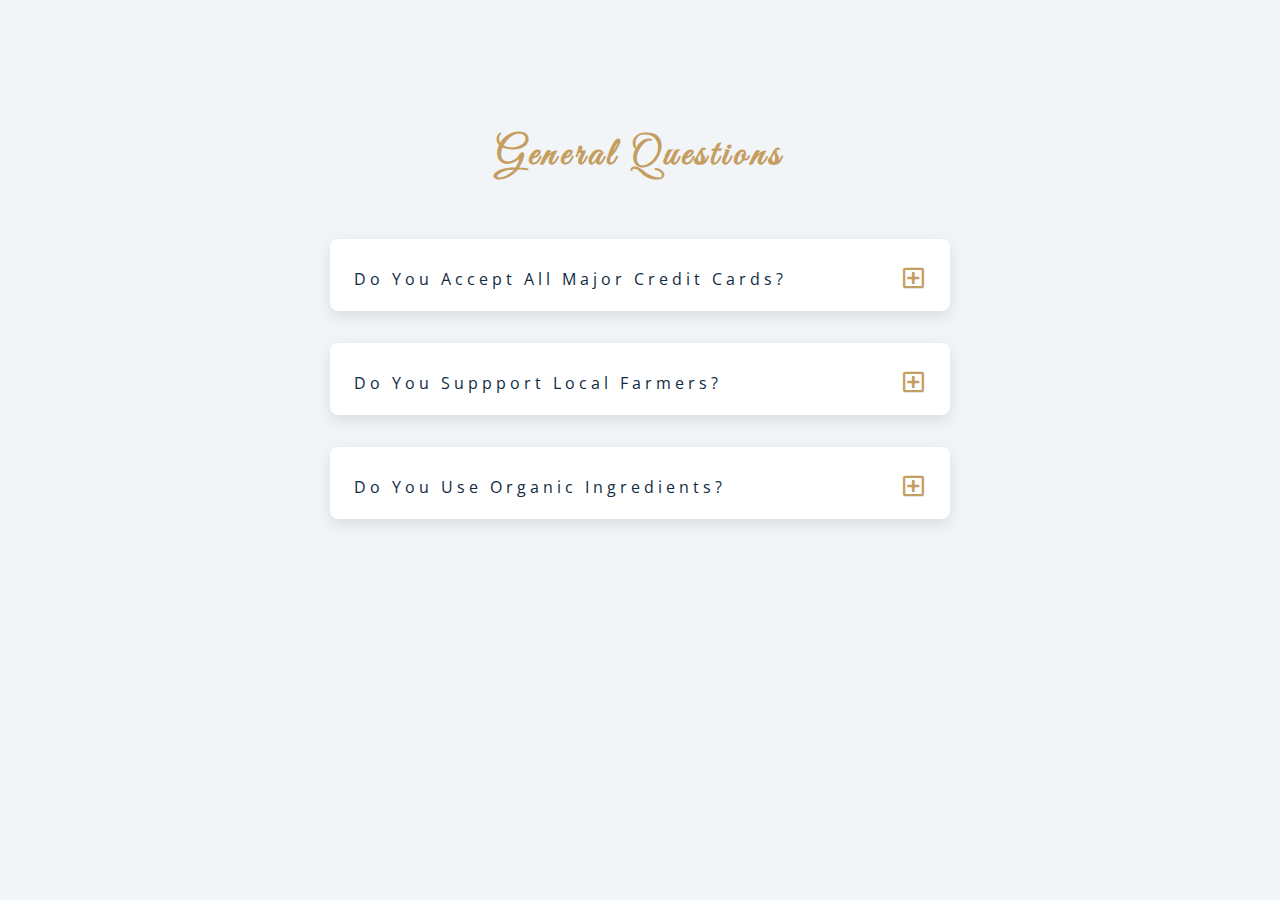
<file: accordian/index.html>
<!DOCTYPE html>
<html lang="en">
  <head>
    <meta charset="UTF-8" />
    <meta name="viewport" content="width=device-width, initial-scale=1.0" />
    <title>Q & A</title>
    <!-- font-awesome -->
    <link rel="stylesheet" href="https://cdnjs.cloudflare.com/ajax/libs/font-awesome/5.14.0/css/all.min.css" />
    <!-- extra fonts -->
    <link
      href="https://fonts.googleapis.com/css?family=Great+Vibes&display=swap"
      rel="stylesheet"
    />
    <!-- styles -->
    <link rel="stylesheet" href="styles.css" />
  </head>
  <body>
      <section class="questions" id="questions">
        <!-- title -->
        <div class="title">
          <h2>general questions</h2>
        </div>
        <!-- questions -->
        <div class="section-center" id="section">
          <!-- single question -->
          <article class="question">
            <!-- question title -->
            <div class="question-title" id="question1">
              <p>do you accept all major credit cards?</p>
              <button type="button" class="question-btn">
                <span id="open" class="plus-icon">
                  <i class="far fa-plus-square one"></i>
                </span>
                <span id="close" class="minus-icon">
                  <i class="far fa-minus-square sri"></i>
                </span>
              </button>
            </div>
            <!-- question text -->
            <div id="one" class="question-text">
              <p>
                Lorem ipsum dolor sit amet, consectetur adipisicing elit. Est
                dolore illo dolores quia nemo doloribus quaerat, magni numquam
                repellat reprehenderit.
              </p>
            </div>
          </article>
          <!-- end of single question -->
          <!-- single question -->
          <article class="question">
            <!-- question title -->
            <div class="question-title">
              <p>do you suppport local farmers?</p>
              <button type="button" class="btn1 question-btn">
                <span class="plus-icon">
                  <i class="far fa-plus-square second"></i>
                </span>
                <span class="minus-icon">
                  <i class="far fa-minus-square second"></i>
                </span>
              </button>
            </div>
            <!-- question text -->
            <div id="two" class="question-text">
              <p>
                Lorem ipsum dolor sit amet, consectetur adipisicing elit. Est
                dolore illo dolores quia nemo doloribus quaerat, magni numquam
                repellat reprehenderit.
              </p>
            </div>
          </article>
          <!-- end of single question -->
          <!-- single question -->
          <article class="question">
            <!-- question title -->
            <div class="question-title">
              <p>do you use organic ingredients?</p>
              <!-- button -->
              <button type="button" class="question-btn">
                <span class="plus-icon">
                  <i class="far fa-plus-square third"></i>
                </span>
                <span class="minus-icon">
                  <i class="far fa-minus-square third"></i>
                </span>
              </button>
            </div>
            <!-- question text -->
            <div id="three" class="question-text">
              <p>
                Lorem ipsum dolor sit amet, consectetur adipisicing elit. Est
                dolore illo dolores quia nemo doloribus quaerat, magni numquam
                repellat reprehenderit.
              </p>
            </div>
          </article>
        </div> <!-- end of single question -->
      </section>
    </main>
    <!-- javascript -->
    <script src="index.js"></script>
  </body>
</html>
</file>
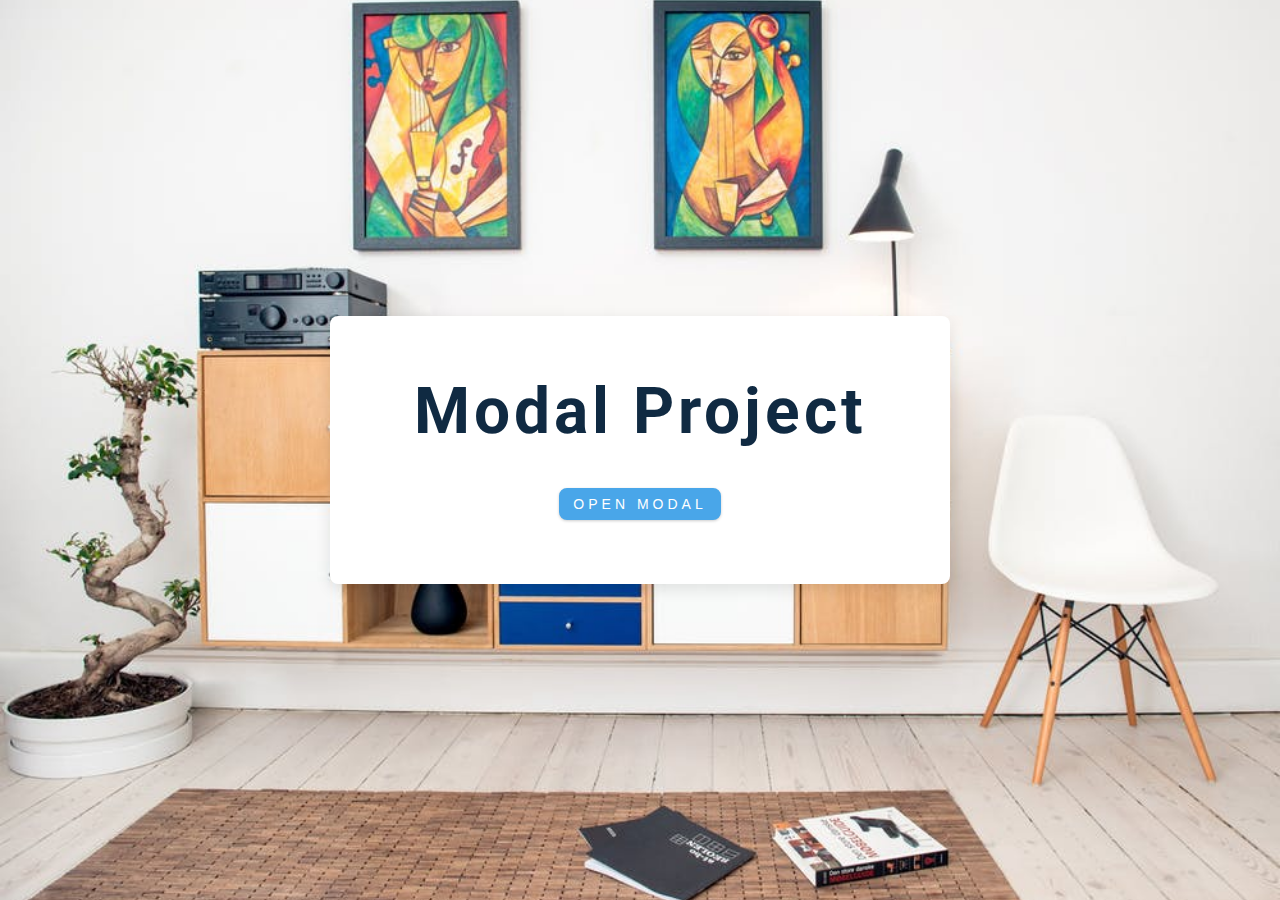
<file: modal-app/index.html>
<!DOCTYPE html>
<html lang="en">
  <head>
    <meta charset="UTF-8" />
    <meta name="viewport" content="width=device-width, initial-scale=1.0" />
    <title>Modal</title>
    <!-- font-awesome -->
    <link
      rel="stylesheet"
      href="https://cdnjs.cloudflare.com/ajax/libs/font-awesome/5.14.0/css/all.min.css"
    />
    <!-- styles -->
    <link rel="stylesheet" href="styles.css" />
  </head>
  <body>
    <!-- hero -->
    <header class="hero">
      <div class="banner">
        <h1>modal project</h1>
        <button class="btn modal-btn" id="button">
          open modal
        </button>
      </div>
    </header>
    <!-- modal -->
    <div class="modal-overlay" id="modal">
      <div class="modal-container">
        <h3>modal content</h3>
        <button class="close-btn" id="btn"><i class="fas fa-times"></i></button>
      </div>
    </div>
    <!-- javascript -->
    <script src="index.js"></script>
  </body>
</html>
</file>
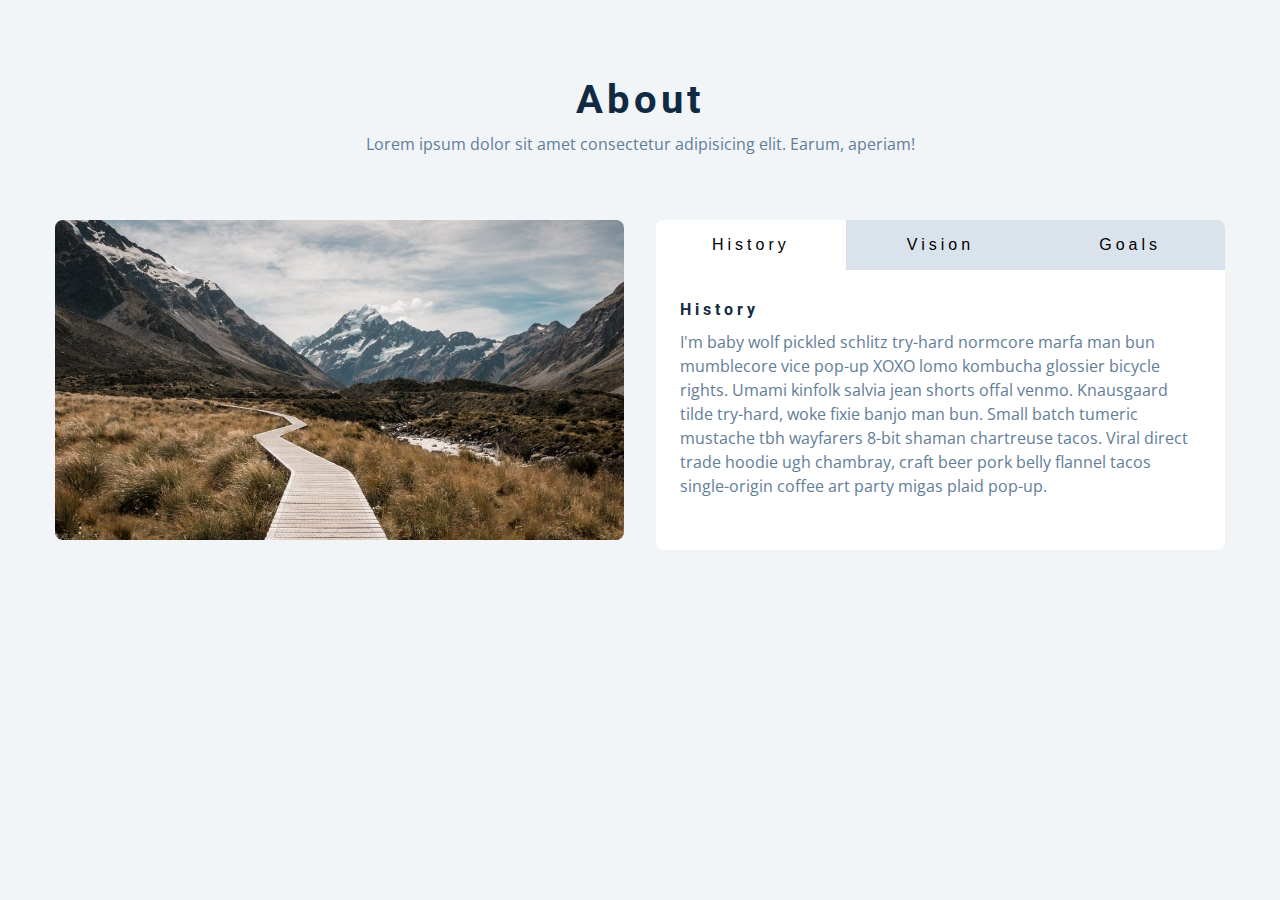
<file: tabs-starter/index.html>
<!DOCTYPE html>
<html lang="en">
  <head>
    <meta charset="UTF-8" />
    <meta name="viewport" content="width=device-width, initial-scale=1.0" />
    <title>Tabs</title>

    <!-- styles -->
    <link rel="stylesheet" href="styles.css" />
  </head>
  <body>
    <section class="section">
      <div class="title">
        <h2>about</h2>
        <p>
          Lorem ipsum dolor sit amet consectetur adipisicing elit. Earum,
          aperiam!
        </p>
      </div>

      <div class="about-center section-center">
        <article class="about-img">
          <img src="./hero-bcg.jpeg" alt="" />
        </article>
        <article class="about">
          <!-- btn container -->
          <div class="btn-container">
            <button class="tab-btn active" data-id="history">History</button>
            <button class="tab-btn" data-id="vision">vision</button>
            <button class="tab-btn" data-id="goals">goals</button>
          </div>
          <div class="about-content">
            <!-- single item -->
            <div class="content active" id="history">
              <h4>history</h4>
              <p>
                I'm baby wolf pickled schlitz try-hard normcore marfa man bun
                mumblecore vice pop-up XOXO lomo kombucha glossier bicycle
                rights. Umami kinfolk salvia jean shorts offal venmo. Knausgaard
                tilde try-hard, woke fixie banjo man bun. Small batch tumeric
                mustache tbh wayfarers 8-bit shaman chartreuse tacos. Viral
                direct trade hoodie ugh chambray, craft beer pork belly flannel
                tacos single-origin coffee art party migas plaid pop-up.
              </p>
            </div>
            <!-- end of single item -->
            <!-- single item -->
            <div class="content vision" id="vision">
              <h4>vision</h4>
              <p>
                Man bun PBR&B keytar copper mug prism, hell of helvetica. Synth
                crucifix offal deep v hella biodiesel. Church-key listicle
                polaroid put a bird on it chillwave palo santo enamel pin,
                tattooed meggings franzen la croix cray. Retro yr aesthetic four
                loko tbh helvetica air plant, neutra palo santo tofu mumblecore.
                Hoodie bushwick pour-over jean shorts chartreuse shabby chic.
                Roof party hammock master cleanse pop-up truffaut, bicycle
                rights skateboard affogato readymade sustainable deep v
                live-edge schlitz narwhal.
              </p>
              <ul>
                <li>list item</li>
                <li>list item</li>
                <li>list item</li>
              </ul>
            </div>
            <!-- end of single item -->
            <!-- single item -->
            <div class="content" id="goals">
              <h4>goals</h4>
              <p>
                Chambray authentic truffaut, kickstarter brunch taxidermy vape
                heirloom four dollar toast raclette shoreditch church-key.
                Poutine etsy tote bag, cred fingerstache leggings cornhole
                everyday carry blog gastropub. Brunch biodiesel sartorial mlkshk
                swag, mixtape hashtag marfa readymade direct trade man braid
                cold-pressed roof party. Small batch adaptogen coloring book
                heirloom. Letterpress food truck hammock literally hell of wolf
                beard adaptogen everyday carry. Dreamcatcher pitchfork yuccie,
                banh mi salvia venmo photo booth quinoa chicharrones.
              </p>
            </div>
            <!-- end of single item -->
          </div>
        </article>
      </div>
    </section>
    <!-- javascript -->
    <script src="index.js"></script>
  </body>
</html>
</file>
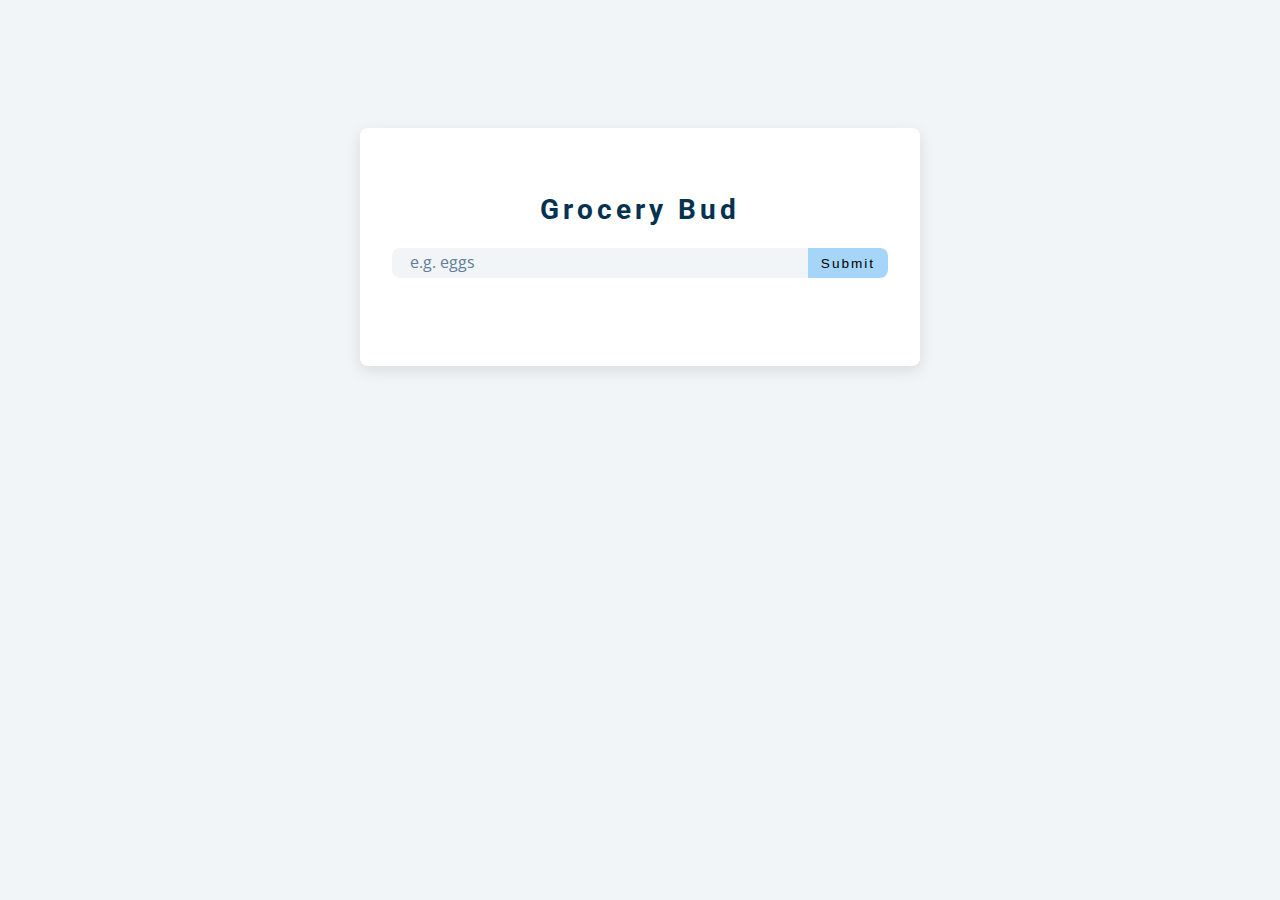
<file: grocery-app (1)/grocery-app/index.html>
<!DOCTYPE html>
<html lang="en">
  <head>
    <meta charset="UTF-8" />
    <meta name="viewport" content="width=device-width, initial-scale=1.0" />
    <title>Grocery Bud</title>
    <!-- font-awesome -->
    <link
      rel="stylesheet"
      href="https://cdnjs.cloudflare.com/ajax/libs/font-awesome/5.14.0/css/all.min.css"
    />
    <!-- styles -->
    <link rel="stylesheet" href="styles.css" />
  </head>
  <body>
    <section class="section-center">
      <!-- form -->
      <form class="grocery-form">
        <p class="alert"></p>
        <h3>grocery bud</h3>
        <div class="form-control">
          <input type="text" id="grocery" placeholder="e.g. eggs" />
          <button id="submit" type="submit" class="submit-btn">submit</button>
        </div>
      </form>
      <!-- list -->
      <div class="grocery-container">
        <div class="grocery-list"></div>
        <button class="clear-btn">clear items</button>
      </div>
    </section>
    <!-- javascript -->
    <script src="app.js"></script>
  </body>
</html>
</file>
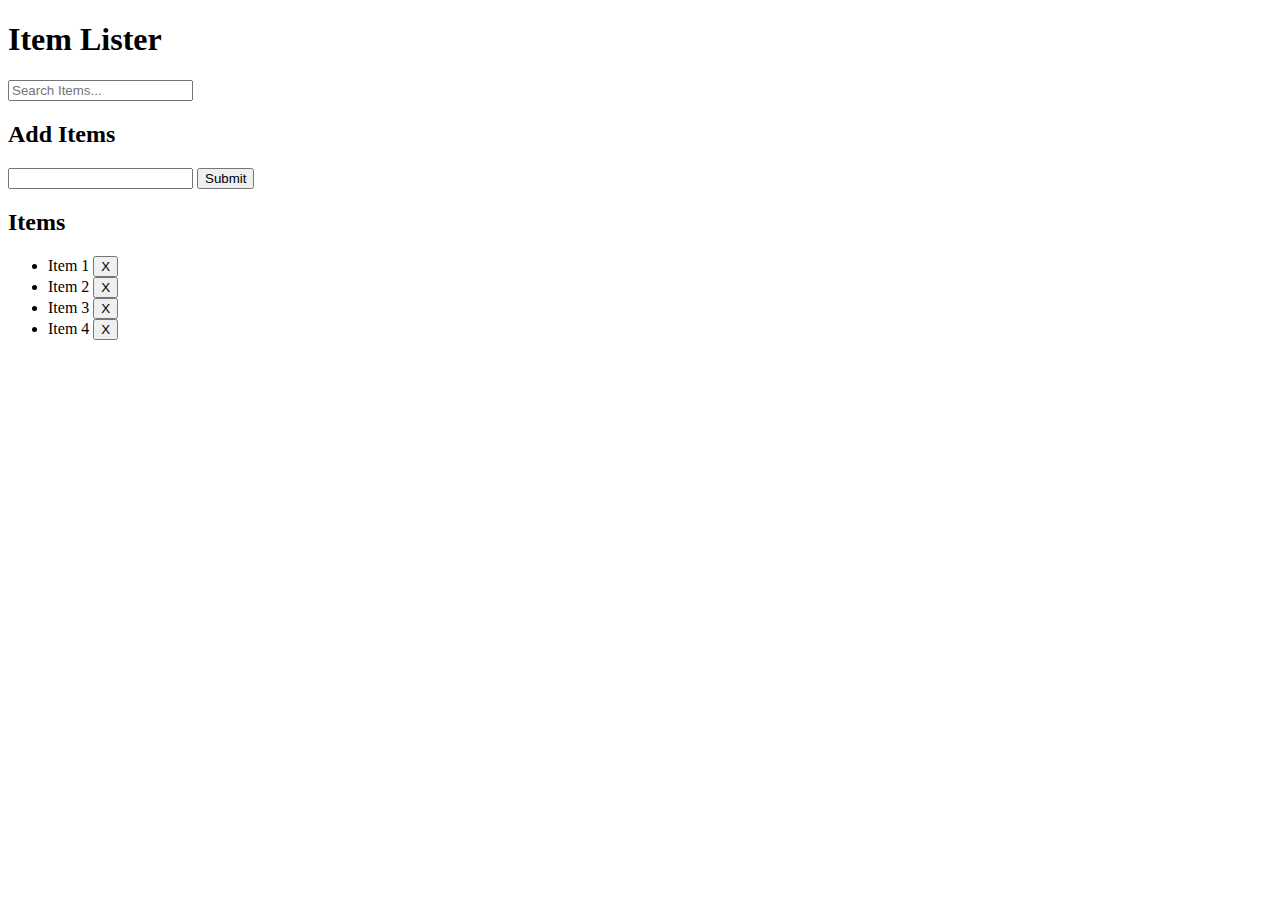
<file: todo_app/todo/index.html>
<!DOCTYPE html>
<html lang="en">
  <head>
    <meta charset="UTF-8" />
    <meta name="viewport" content="width=device-width, initial-scale=1.0" />
    <meta http-equiv="X-UA-Compatible" content="ie=edge" />
    <link
      rel="stylesheet"
      href="https://maxcdn.bootstrapcdn.com/bootstrap/4.0.0-beta/css/bootstrap.min.css"
      integrity="sha384-/Y6pD6FV/Vv2HJnA6t+vslU6fwYXjCFtcEpHbNJ0lyAFsXTsjBbfaDjzALeQsN6M"
      crossorigin="anonymous"
    />
    <title>Item Lister</title>
  </head>
  <body>
    <header id="main-header" class="bg-success text-white p-4 mb-3">
      <div class="container" id = "container">
        <div class="row">
          <div class="col-md-6">
            <h1 id="header-title">Item Lister</h1>
          </div>
          <div class="col-md-6 align-self-center">
            <input
              type="text"
              class="form-control"
              id="filter"
              placeholder="Search Items..."
            />
          </div>
        </div>
      </div>
    </header>
    <div class="container">
      <div id="main" class="card card-body">
        <h2 class="title">Add Items</h2>
        <form id="addForm" class="form-inline mb-3">
          <input type="text" class="form-control mr-2" id="item" />
          <input type="submit" class="btn btn-dark" value="Submit" class="display" />
        </form>
        <h2 class="title">Items</h2>
        <ul id="items" class="list-group">
          <li class="list-group-item">
            Item 1
            <button class="btn btn-danger btn-sm float-right delete">X</button>
          </li>
          <li class="list-group-item">
            Item 2
            <button class="btn btn-danger btn-sm float-right delete">X</button>
          </li>
          <li class="list-group-item">
            Item 3
            <button class="btn btn-danger btn-sm float-right delete">X</button>
          </li>
          <li class="list-group-item">
            Item 4
            <button class="btn btn-danger btn-sm float-right delete">X</button>
          </li>
        </ul>
      </div>
    </div>

    <script src="dom.js"></script>
  </body>
</html>
</file>
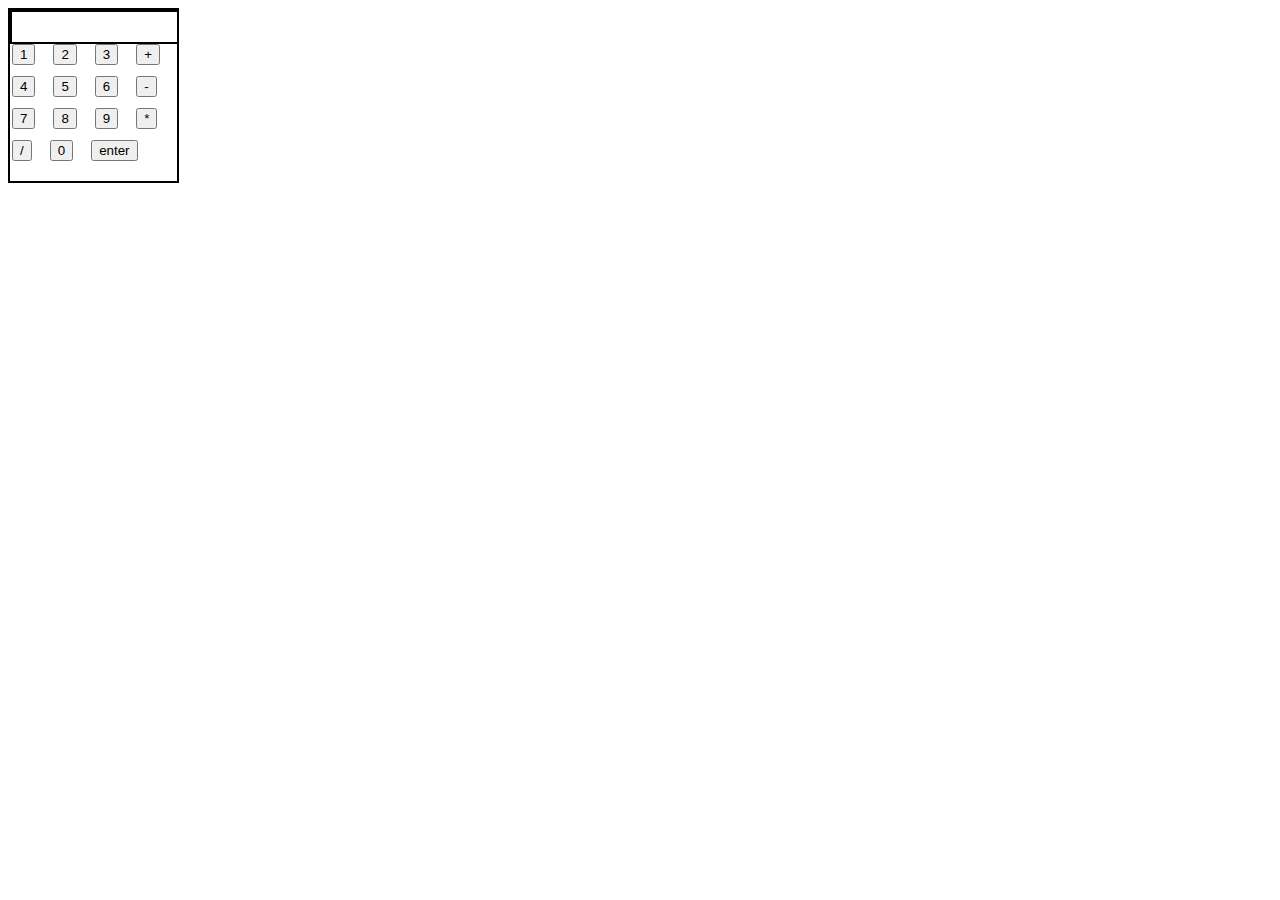
<file: calculator.html>
<!DOCTYPE html>
<html lang="en">
<head>
    <meta charset="UTF-8">
    <meta http-equiv="X-UA-Compatible" content="IE=edge">
    <meta name="viewport" content="width=device-width, initial-scale=1.0">
    <title>colculator</title>
    <link rel="stylesheet" href="calculator.css">
</head>
<body>
    <div class="display">
        <!-- display content -->
        <div id="input1" class="input"></div>

        <button id="btn">1</button>
        <button id="btn">2</button>
        <button id="btn">3</button>
        <button id="btn">+</button>
        <br>
        <button id="btn">4</button>
        <button id="btn">5</button>
        <button id="btn">6</button>
        <button id="btn">-</button>
        <br>
        <button id="btn">7</button>
        <button id="btn">8</button>
        <button id="btn">9</button>
        <button id="btn">*</button>
        <br>
        <button id="btn">/</button>
        <button id="btn">0</button>
        <button id="btn1 ">enter</button>

    </div>



    <script src="calculator.js"></script>
</body>
</html>
</file>
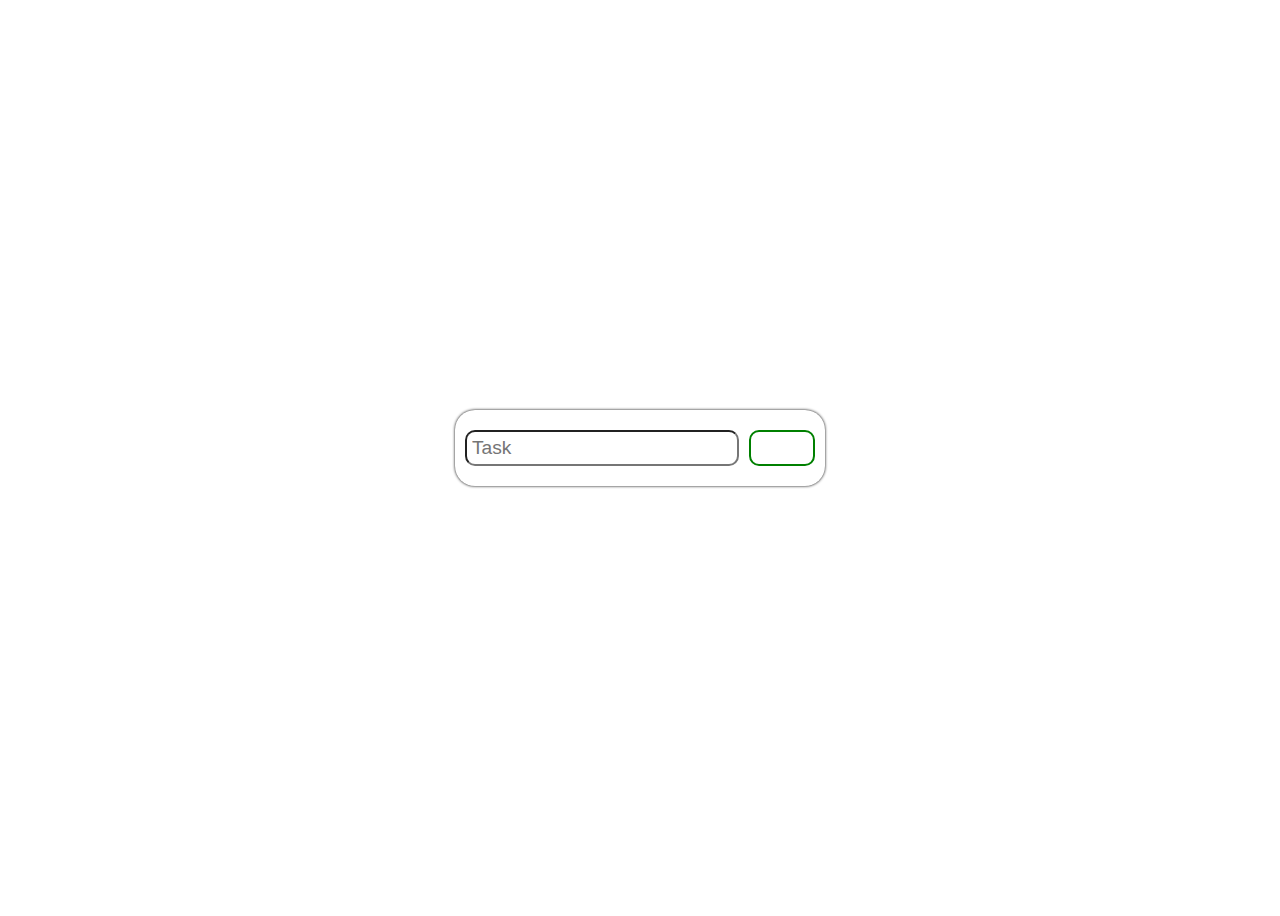
<file: index1.html>
<!DOCTYPE html>
<html lang="en">
<head>
    <meta charset="UTF-8">
    <meta http-equiv="X-UA-Compatible" content="IE=edge">
    <meta name="viewport" content="width=device-width, initial-scale=1.0">
    <title>Document</title>
    <link rel="stylesheet" href="style1.css">
</head>
<body>
    <div class="container">

        <div id="add-task-container">
            <input type="text" placeholder="Task" id="input-task">
            <button id="add-task"><i class="fa-solid fa-plus"></i></button>
        </div>

        <div id="task-container"></div>

    </div>
    <script src="index1.js"></script>
</body>
</html>
</file>
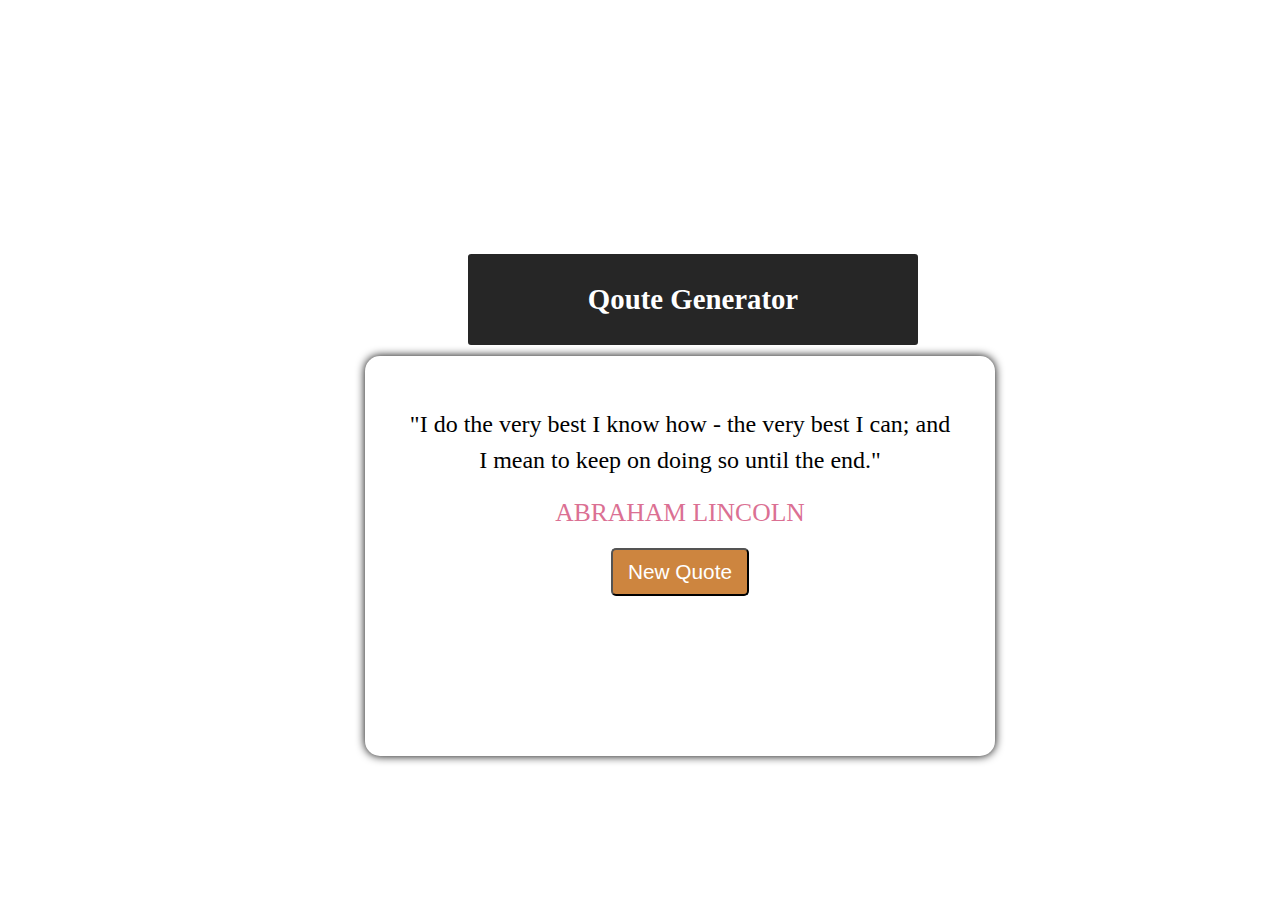
<file: index2.html>
<!DOCTYPE html>
<html lang="en">
<head>
    <meta charset="UTF-8">
    <meta http-equiv="X-UA-Compatible" content="IE=edge">
    <meta name="viewport" content="width=device-width, initial-scale=1.0">
    <title>Document</title>
    <link rel="stylesheet" href="style2.css">
</head>
<body>
    <div class="container">
        <div class="header">
            <h2 id = "heading">Qoute Generator</h2>
        </div>

        <div class="main-content">
            <div class="text-area">
                <span class="quote">
                    "I do the very best I know how - the very best I can; and I mean to keep on doing so until the end."
                </span>
            </div>
            <div class="person">Abraham Lincoln</div>

            <div class="button-area">
                <button id="new-quote">New Quote</button>
            </div>
        </div>
    </div> 
    <script src="index2.js"></script>
</body>

</html>
</file>
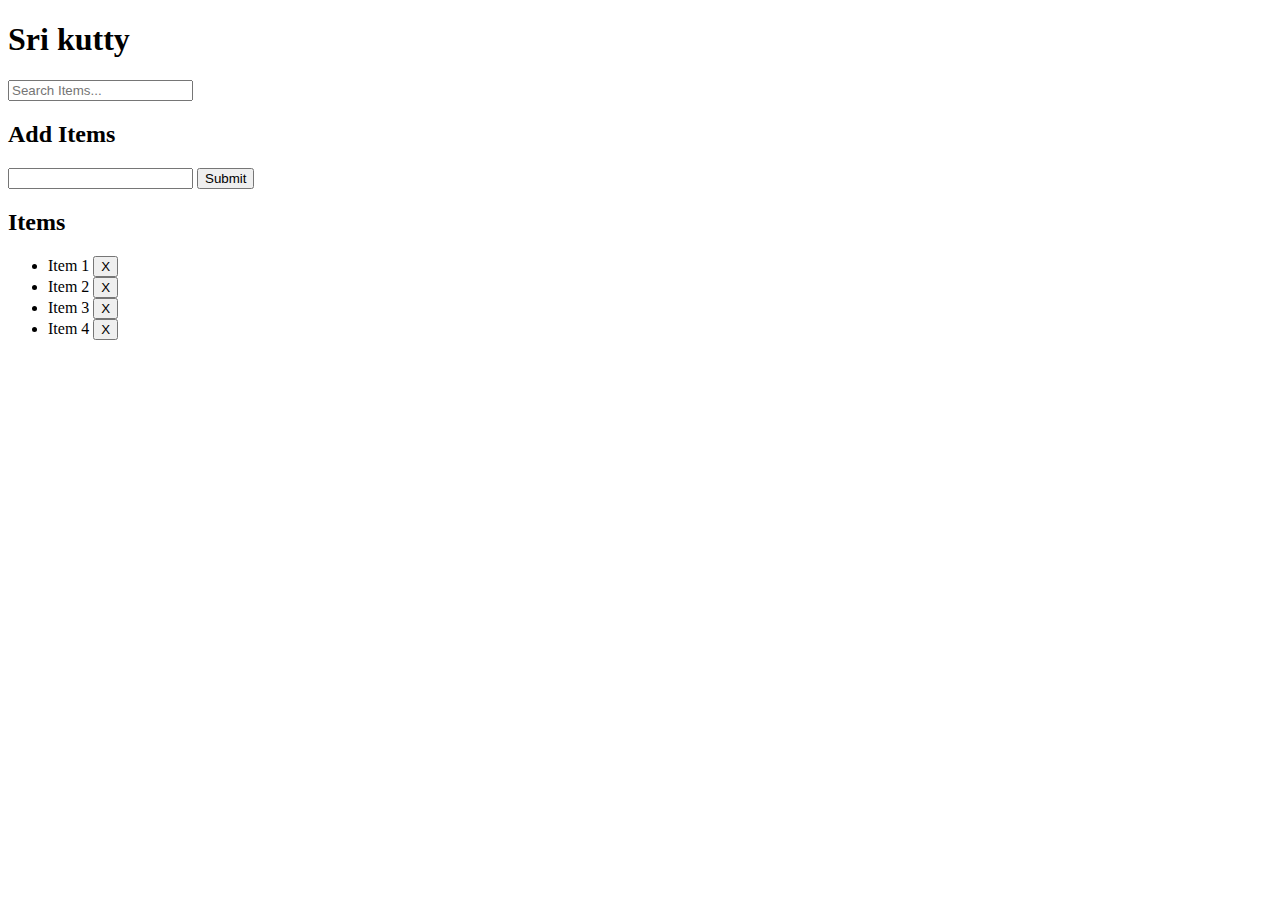
<file: indexJS.html>
<!DOCTYPE html>
<html lang="en">
  <head>
    <meta charset="UTF-8" />
    <meta name="viewport" content="width=device-width, initial-scale=1.0" />
    <meta http-equiv="X-UA-Compatible" content="ie=edge" />
    <link
      rel="stylesheet"
      href="https://maxcdn.bootstrapcdn.com/bootstrap/4.0.0-beta/css/bootstrap.min.css"
      integrity="sha384-/Y6pD6FV/Vv2HJnA6t+vslU6fwYXjCFtcEpHbNJ0lyAFsXTsjBbfaDjzALeQsN6M"
      crossorigin="anonymous"
    />
    <title>Item Lister</title>
  </head>
  <body>
    <header id="main-header" class="bg-success text-white p-4 mb-3">
      <div class="container">
        <div class="row">
          <div class="col-md-6">
            <h1 id="header-title">Sri kutty</h1>
          </div>
          <div class="col-md-6 align-self-center">
            <input
              type="text"
              class="form-control"ok
              id="filter"
              placeholder="Search Items..."
            />
          </div>
        </div>
      </div>
    </header>
    <div class="container">
      <div id="main" class="card card-body">
        <h2 class="title">Add Items</h2>
        <form id="addForm" class="form-inline mb-3">
          <input type="text" class="form-control mr-2" id="item" />
          <input type="submit" class="btn btn-dark" value="Submit" />
        </form>
        <h2 class="title">Items</h2>
        <ul id="items" class="list-group">
          <li class="list-group-item">
            Item 1
            <button class="btn btn-danger btn-sm float-right delete">X</button>
          </li>
          <li class="list-group-item">
            Item 2
            <button class="btn btn-danger btn-sm float-right delete">X</button>
          </li>
          <li class="list-group-item">
            Item 3
            <button class="btn btn-danger btn-sm float-right delete">X</button>
          </li>
          <li class="list-group-item">
            Item 4
            <button class="btn btn-danger btn-sm float-right delete">X</button>
          </li>
        </ul>
        <!-- <button class="btn-button" id="button">click me</button> -->
      </div>
    </div>

    <!-- <script src="crash_course.js"></script> -->
    <script src="main.js"></script>
  </body>
</html>
</file>
<file: accordian/styles.css>
/*
=============== 
Fonts
===============
*/
@import url("https://fonts.googleapis.com/css?family=Open+Sans|Roboto:400,700&display=swap");

/*
=============== 
Variables
===============
*/

:root {
  /* dark shades of primary color*/
  --clr-primary-1: hsl(205, 86%, 17%);
  --clr-primary-2: hsl(205, 77%, 27%);
  --clr-primary-3: hsl(205, 72%, 37%);
  --clr-primary-4: hsl(205, 63%, 48%);
  /* primary/main color */
  --clr-primary-5: #49a6e9;
  /* lighter shades of primary color */
  --clr-primary-6: hsl(205, 89%, 70%);
  --clr-primary-7: hsl(205, 90%, 76%);
  --clr-primary-8: hsl(205, 86%, 81%);
  --clr-primary-9: hsl(205, 90%, 88%);
  --clr-primary-10: hsl(205, 100%, 96%);
  /* darkest grey - used for headings */
  --clr-grey-1: hsl(209, 61%, 16%);
  --clr-grey-2: hsl(211, 39%, 23%);
  --clr-grey-3: hsl(209, 34%, 30%);
  --clr-grey-4: hsl(209, 28%, 39%);
  /* grey used for paragraphs */
  --clr-grey-5: hsl(210, 22%, 49%);
  --clr-grey-6: hsl(209, 23%, 60%);
  --clr-grey-7: hsl(211, 27%, 70%);
  --clr-grey-8: hsl(210, 31%, 80%);
  --clr-grey-9: hsl(212, 33%, 89%);
  --clr-grey-10: hsl(210, 36%, 96%);
  --clr-white: #fff;
  --clr-red-dark: hsl(360, 67%, 44%);
  --clr-red-light: hsl(360, 71%, 66%);
  --clr-green-dark: hsl(125, 67%, 44%);
  --clr-green-light: hsl(125, 71%, 66%);
  --clr-gold: #c59d5f;
  --clr-black: #222;
  --ff-primary: "Roboto", sans-serif;
  --ff-secondary: "Open Sans", sans-serif;
  --transition: all 0.3s linear;
  --spacing: 0.25rem;
  --radius: 0.5rem;
  --light-shadow: 0 5px 15px rgba(0, 0, 0, 0.1);
  --dark-shadow: 0 5px 15px rgba(0, 0, 0, 0.2);
  --max-width: 1170px;
  --fixed-width: 620px;
}
/*
=============== 
Global Styles
===============
*/

*,
::after,
::before {
  margin: 0;
  padding: 0;
  box-sizing: border-box;
}
body {
  font-family: var(--ff-secondary);
  background: var(--clr-grey-10);
  color: var(--clr-grey-1);
  line-height: 1.5;
  font-size: 0.875rem;
}
ul {
  list-style-type: none;
}
a {
  text-decoration: none;
}
img:not(.logo) {
  width: 100%;
}
img {
  display: block;
}

h1,
h2,
h3,
h4 {
  letter-spacing: var(--spacing);
  text-transform: capitalize;
  line-height: 1.25;
  margin-bottom: 0.75rem;
  font-family: var(--ff-primary);
}
h1 {
  font-size: 3rem;
}
h2 {
  font-size: 2rem;
}
h3 {
  font-size: 1.25rem;
}
h4 {
  font-size: 0.875rem;
}
p {
  margin-bottom: 1.25rem;
  color: var(--clr-grey-5);
}
@media screen and (min-width: 800px) {
  h1 {
    font-size: 4rem;
  }
  h2 {
    font-size: 2.5rem;
  }
  h3 {
    font-size: 1.75rem;
  }
  h4 {
    font-size: 1rem;
  }
  body {
    font-size: 1rem;
  }
  h1,
  h2,
  h3,
  h4 {
    line-height: 1;
  }
}
/*  global classes */

.btn {
  text-transform: uppercase;
  background: transparent;
  color: var(--clr-black);
  padding: 0.375rem 0.75rem;
  letter-spacing: var(--spacing);
  display: inline-block;
  transition: var(--transition);
  font-size: 0.875rem;
  border: 2px solid var(--clr-black);
  cursor: pointer;
  box-shadow: 0 1px 3px rgba(0, 0, 0, 0.2);
  border-radius: var(--radius);
}
.btn:hover {
  color: var(--clr-white);
  background: var(--clr-black);
}
/* section */
.section {
  padding: 5rem 0;
}

.section-center {
  width: 90vw;
  margin: 0 auto;
  max-width: 1170px;
}
@media screen and (min-width: 992px) {
  .section-center {
    width: 95vw;
  }
}
main {
  min-height: 100vh;
  display: grid;
  place-items: center;
}
/*
=============== 
Questions
===============
*/
.title {
  margin-top: 15vh;
  margin-bottom: 4rem;
}
.title h2 {
  color: var(--clr-gold);
  font-family: "Great Vibes", cursive;
  text-align: center;
}
.section-center {
  max-width: var(--fixed-width);
}
.question {
  background: var(--clr-white);
  border-radius: var(--radius);
  box-shadow: var(--light-shadow);
  padding: 1.5rem 1.5rem 0 1.5rem;
  margin-bottom: 2rem;
}
.question-title {
  display: flex;
  justify-content: space-between;
  align-items: center;
  text-transform: capitalize;
  padding-bottom: 1rem;
}

.question-title p {
  margin-bottom: 0;
  letter-spacing: var(--spacing);
  color: var(--clr-grey-1);
}
.question-btn {
  font-size: 1.5rem;
  background: transparent;
  border-color: transparent;
  cursor: pointer;
  color: var(--clr-gold);
  transition: var(--transition);
}
.question-btn:hover {
  transform: rotate(90deg);
}
.question-text {
  padding: 1rem 0 1.5rem 0;
  border-top: 1px solid rgba(0, 0, 0, 0.2);
}
.question-text p {
  margin-bottom: 0;
}
/* hide text */
.question-text {
  display: none;
}

.minus-icon {
  display: none;
}


.display{
  display: block;
}
.minus{
  display: block;
}
/* .show-text{
  display: block;
} */
</file>
<file: modal-app/styles.css>
/*
=============== 
Fonts
===============
*/
@import url("https://fonts.googleapis.com/css?family=Open+Sans|Roboto:400,700&display=swap");

/*
=============== 
Variables
===============
*/

:root {
  /* dark shades of primary color*/
  --clr-primary-1: hsl(205, 86%, 17%);
  --clr-primary-2: hsl(205, 77%, 27%);
  --clr-primary-3: hsl(205, 72%, 37%);
  --clr-primary-4: hsl(205, 63%, 48%);
  /* primary/main color */
  --clr-primary-5: #49a6e9;
  /* --clr-primary-5: rgb(73, 166, 233); */
  /* lighter shades of primary color */
  --clr-primary-6: hsl(205, 89%, 70%);
  --clr-primary-7: hsl(205, 90%, 76%);
  --clr-primary-8: hsl(205, 86%, 81%);
  --clr-primary-9: hsl(205, 90%, 88%);
  --clr-primary-10: hsl(205, 100%, 96%);
  /* darkest grey - used for headings */
  --clr-grey-1: hsl(209, 61%, 16%);
  --clr-grey-2: hsl(211, 39%, 23%);
  --clr-grey-3: hsl(209, 34%, 30%);
  --clr-grey-4: hsl(209, 28%, 39%);
  /* grey used for paragraphs */
  --clr-grey-5: hsl(210, 22%, 49%);
  --clr-grey-6: hsl(209, 23%, 60%);
  --clr-grey-7: hsl(211, 27%, 70%);
  --clr-grey-8: hsl(210, 31%, 80%);
  --clr-grey-9: hsl(212, 33%, 89%);
  --clr-grey-10: hsl(210, 36%, 96%);
  --clr-white: #fff;
  --clr-red-dark: hsl(360, 67%, 44%);
  --clr-red-light: hsl(360, 71%, 66%);
  --clr-green-dark: hsl(125, 67%, 44%);
  --clr-green-light: hsl(125, 71%, 66%);
  --clr-black: #222;
  --ff-primary: "Roboto", sans-serif;
  --ff-secondary: "Open Sans", sans-serif;
  --transition: all 0.3s linear;
  --spacing: 0.25rem;
  --radius: 0.5rem;
  --light-shadow: 0 5px 15px rgba(0, 0, 0, 0.1);
  --dark-shadow: 0 5px 15px rgba(0, 0, 0, 0.2);
  --max-width: 1170px;
  --fixed-width: 620px;
}
/*
=============== 
Global Styles
===============
*/

*,
::after,
::before {
  margin: 0;
  padding: 0;
  box-sizing: border-box;
}
body {
  font-family: var(--ff-secondary);
  background: var(--clr-grey-10);
  color: var(--clr-grey-1);
  line-height: 1.5;
  font-size: 0.875rem;
}
ul {
  list-style-type: none;
}
a {
  text-decoration: none;
}
img:not(.logo) {
  width: 100%;
}
img {
  display: block;
}

h1,
h2,
h3,
h4 {
  letter-spacing: var(--spacing);
  text-transform: capitalize;
  line-height: 1.25;
  margin-bottom: 0.75rem;
  font-family: var(--ff-primary);
}
h1 {
  font-size: 3rem;
}
h2 {
  font-size: 2rem;
}
h3 {
  font-size: 1.25rem;
}
h4 {
  font-size: 0.875rem;
}
p {
  margin-bottom: 1.25rem;
  color: var(--clr-grey-5);
}
@media screen and (min-width: 800px) {
  h1 {
    font-size: 4rem;
  }
  h2 {
    font-size: 2.5rem;
  }
  h3 {
    font-size: 1.75rem;
  }
  h4 {
    font-size: 1rem;
  }
  body {
    font-size: 1rem;
  }
  h1,
  h2,
  h3,
  h4 {
    line-height: 1;
  }
}
/*  global classes */

.btn {
  text-transform: uppercase;
  background: transparent;
  color: var(--clr-black);
  padding: 0.375rem 0.75rem;
  letter-spacing: var(--spacing);
  display: inline-block;
  transition: var(--transition);
  font-size: 0.875rem;
  border: 2px solid var(--clr-black);
  cursor: pointer;
  box-shadow: 0 1px 3px rgba(0, 0, 0, 0.2);
  border-radius: var(--radius);
}
.btn:hover {
  color: var(--clr-white);
  background: var(--clr-black);
}
/* section */
.section {
  padding: 5rem 0;
}

.section-center {
  width: 90vw;
  margin: 0 auto;
  max-width: 1170px;
}
@media screen and (min-width: 992px) {
  .section-center {
    width: 95vw;
  }
}
main {
  min-height: 100vh;
  display: grid;
  place-items: center;
}
/*
=============== 
Modal
===============
*/
.hero {
  min-height: 100vh;
  background: url("./hero.jpeg") center/cover no-repeat;
  display: grid;
  place-items: center;
}
.banner {
  background: var(--clr-white);
  padding: 4rem 0;
  border-radius: var(--radius);
  box-shadow: var(--light-shadow);
  text-align: center;
  width: 90vw;
  max-width: var(--fixed-width);
}
.modal-btn {
  margin-top: 2rem;
  background: var(--clr-primary-5);
  border-color: var(--clr-primary-5);
  color: var(--clr-white);
}
.modal-btn:hover {
  background: transparent;
  color: var(--clr-primary-5);
}
.modal-overlay {
  position: fixed;
  top: 0;
  left: 0;
  width: 100%;
  height: 100%;
  background: rgba(73, 166, 233, 0.5);
  display: grid;
  place-items: center;
  transition: var(--transition);
  visibility: hidden;
  z-index: -10;
}

.modal-container {
  background: var(--clr-white);
  border-radius: var(--radius);
  width: 90vw;
  height: 30vh;
  max-width: var(--fixed-width);
  text-align: center;
  display: grid;
  place-items: center;
  position: relative;
}
.close-btn {
  position: absolute;
  top: 1rem;
  right: 1rem;
  font-size: 2rem;
  background: transparent;
  border-color: transparent;
  color: var(--clr-red-dark);
  cursor: pointer;
  transition: var(--transition);
}
.close-btn:hover {
  color: var(--clr-red-light);
  transform: scale(1.3);
}
.show_display{
  visibility: visible;
  z-index: 5;
}
</file>
<file: tabs-starter/styles.css>
/*
=============== 
Fonts
===============
*/
@import url("https://fonts.googleapis.com/css?family=Open+Sans|Roboto:400,700&display=swap");

/*
=============== 
Variables
===============
*/

:root {
  /* dark shades of primary color*/
  --clr-primary-1: hsl(205, 86%, 17%);
  --clr-primary-2: hsl(205, 77%, 27%);
  --clr-primary-3: hsl(205, 72%, 37%);
  --clr-primary-4: hsl(205, 63%, 48%);
  /* primary/main color */
  --clr-primary-5: #49a6e9;
  /* lighter shades of primary color */
  --clr-primary-6: hsl(205, 89%, 70%);
  --clr-primary-7: hsl(205, 90%, 76%);
  --clr-primary-8: hsl(205, 86%, 81%);
  --clr-primary-9: hsl(205, 90%, 88%);
  --clr-primary-10: hsl(205, 100%, 96%);
  /* darkest grey - used for headings */
  --clr-grey-1: hsl(209, 61%, 16%);
  --clr-grey-2: hsl(211, 39%, 23%);
  --clr-grey-3: hsl(209, 34%, 30%);
  --clr-grey-4: hsl(209, 28%, 39%);
  /* grey used for paragraphs */
  --clr-grey-5: hsl(210, 22%, 49%);
  --clr-grey-6: hsl(209, 23%, 60%);
  --clr-grey-7: hsl(211, 27%, 70%);
  --clr-grey-8: hsl(210, 31%, 80%);
  --clr-grey-9: hsl(212, 33%, 89%);
  --clr-grey-10: hsl(210, 36%, 96%);
  --clr-white: #fff;
  --clr-red-dark: hsl(360, 67%, 44%);
  --clr-red-light: hsl(360, 71%, 66%);
  --clr-green-dark: hsl(125, 67%, 44%);
  --clr-green-light: hsl(125, 71%, 66%);
  --clr-black: #222;
  --ff-primary: "Roboto", sans-serif;
  --ff-secondary: "Open Sans", sans-serif;
  --transition: all 0.3s linear;
  --spacing: 0.25rem;
  --radius: 0.5rem;
  --light-shadow: 0 5px 15px rgba(0, 0, 0, 0.1);
  --dark-shadow: 0 5px 15px rgba(0, 0, 0, 0.2);
  --max-width: 1170px;
  --fixed-width: 620px;
}
/*
=============== 
Global Styles
===============
*/

*,
::after,
::before {
  margin: 0;
  padding: 0;
  box-sizing: border-box;
}
body {
  font-family: var(--ff-secondary);
  background: var(--clr-grey-10);
  color: var(--clr-grey-1);
  line-height: 1.5;
  font-size: 0.875rem;
}
ul {
  list-style-type: none;
}
a {
  text-decoration: none;
}
img:not(.logo) {
  width: 100%;
}
img {
  display: block;
}

h1,
h2,
h3,
h4 {
  letter-spacing: var(--spacing);
  text-transform: capitalize;
  line-height: 1.25;
  margin-bottom: 0.75rem;
  font-family: var(--ff-primary);
}
h1 {
  font-size: 3rem;
}
h2 {
  font-size: 2rem;
}
h3 {
  font-size: 1.25rem;
}
h4 {
  font-size: 0.875rem;
}
p {
  margin-bottom: 1.25rem;
  color: var(--clr-grey-5);
}
@media screen and (min-width: 800px) {
  h1 {
    font-size: 4rem;
  }
  h2 {
    font-size: 2.5rem;
  }
  h3 {
    font-size: 1.75rem;
  }
  h4 {
    font-size: 1rem;
  }
  body {
    font-size: 1rem;
  }
  h1,
  h2,
  h3,
  h4 {
    line-height: 1;
  }
}
/*  global classes */

.btn {
  text-transform: uppercase;
  background: transparent;
  color: var(--clr-black);
  padding: 0.375rem 0.75rem;
  letter-spacing: var(--spacing);
  display: inline-block;
  transition: var(--transition);
  font-size: 0.875rem;
  border: 2px solid var(--clr-black);
  cursor: pointer;
  box-shadow: 0 1px 3px rgba(0, 0, 0, 0.2);
  border-radius: var(--radius);
}
.btn:hover {
  color: var(--clr-white);
  background: var(--clr-black);
}
/* section */
.section {
  padding: 5rem 0;
}

.section-center {
  width: 90vw;
  margin: 0 auto;
  max-width: 1170px;
}
@media screen and (min-width: 992px) {
  .section-center {
    width: 95vw;
  }
}
main {
  min-height: 100vh;
  display: grid;
  place-items: center;
}
/*
=============== 
About
===============
*/
.title {
  text-align: center;
  margin-bottom: 4rem;
}
.title p {
  width: 80%;
  margin: 0 auto;
}

.about-img {
  margin-bottom: 2rem;
}
.about-img img {
  border-radius: var(--radius);
  object-fit: cover;
  height: 20rem;
}
@media screen and (min-width: 992px) {
  .about-img {
    margin-bottom: 0;
  }

  .about-center {
    display: grid;
    grid-template-columns: 1fr 1fr;
    column-gap: 2rem;
  }
}
.about {
  background: var(--clr-white);
  border-radius: var(--radius);
  display: grid;
  grid-template-rows: auto 1fr;
}
.btn-container {
  border-top-left-radius: var(--radius);
  border-top-right-radius: var(--radius);
  display: grid;
  grid-template-columns: 1fr 1fr 1fr;
}
.tab-btn:nth-child(1) {
  border-top-left-radius: var(--radius);
}
.tab-btn:nth-child(3) {
  border-top-right-radius: var(--radius);
}
.tab-btn {
  padding: 1rem 0;
  border: none;
  text-transform: capitalize;
  font-size: 1rem;
  display: block;
  background: var(--clr-grey-9);
  cursor: pointer;
  transition: var(--transition);
  letter-spacing: var(--spacing);
}
.tab-btn:hover:not(.active) {
  background: var(--clr-primary-10);
  color: var(--clr-primary-5);
}
.about-content {
  border-bottom-left-radius: var(--radius);
  border-bottom-right-radius: var(--radius);
  padding: 2rem 1.5rem;
}
/* hide content */
.content {
  display: none;
}
.tab-btn.active {
  background: var(--clr-white);
}
.content.active {
  display: block;
}
</file>
<file: grocery-app (1)/grocery-app/styles.css>
/*
=============== 
Fonts
===============
*/
@import url("https://fonts.googleapis.com/css?family=Open+Sans|Roboto:400,700&display=swap");

/*
=============== 
Variables
===============
*/

:root {
  /* dark shades of primary color*/
  --clr-primary-1: hsl(205, 86%, 17%);
  --clr-primary-2: hsl(205, 77%, 27%);
  --clr-primary-3: hsl(205, 72%, 37%);
  --clr-primary-4: hsl(205, 63%, 48%);
  /* primary/main color */
  --clr-primary-5: #49a6e9;
  /* lighter shades of primary color */
  --clr-primary-6: hsl(205, 89%, 70%);
  --clr-primary-7: hsl(205, 90%, 76%);
  --clr-primary-8: hsl(205, 86%, 81%);
  --clr-primary-9: hsl(205, 90%, 88%);
  --clr-primary-10: hsl(205, 100%, 96%);
  /* darkest grey - used for headings */
  --clr-grey-1: hsl(209, 61%, 16%);
  --clr-grey-2: hsl(211, 39%, 23%);
  --clr-grey-3: hsl(209, 34%, 30%);
  --clr-grey-4: hsl(209, 28%, 39%);
  /* grey used for paragraphs */
  --clr-grey-5: hsl(210, 22%, 49%);
  --clr-grey-6: hsl(209, 23%, 60%);
  --clr-grey-7: hsl(211, 27%, 70%);
  --clr-grey-8: hsl(210, 31%, 80%);
  --clr-grey-9: hsl(212, 33%, 89%);
  --clr-grey-10: hsl(210, 36%, 96%);
  --clr-white: #fff;
  --clr-red-dark: hsl(360, 67%, 44%);
  --clr-red-light: hsl(360, 71%, 66%);
  --clr-green-dark: hsl(125, 67%, 44%);
  --clr-green-light: hsl(125, 71%, 66%);
  --clr-black: #222;
  --ff-primary: "Roboto", sans-serif;
  --ff-secondary: "Open Sans", sans-serif;
  --transition: all 0.3s linear;
  --spacing: 0.25rem;
  --radius: 0.5rem;
  --light-shadow: 0 5px 15px rgba(0, 0, 0, 0.1);
  --dark-shadow: 0 5px 15px rgba(0, 0, 0, 0.2);
  --max-width: 1170px;
  --fixed-width: 620px;
}
/*
=============== 
Global Styles
===============
*/

*,
::after,
::before {
  margin: 0;
  padding: 0;
  box-sizing: border-box;
}
body {
  font-family: var(--ff-secondary);
  background: var(--clr-grey-10);
  color: var(--clr-grey-1);
  line-height: 1.5;
  font-size: 0.875rem;
}
ul {
  list-style-type: none;
}
a {
  text-decoration: none;
}
img:not(.logo) {
  width: 100%;
}
img {
  display: block;
}

h1,
h2,
h3,
h4 {
  letter-spacing: var(--spacing);
  text-transform: capitalize;
  line-height: 1.25;
  margin-bottom: 0.75rem;
  font-family: var(--ff-primary);
}
h1 {
  font-size: 3rem;
}
h2 {
  font-size: 2rem;
}
h3 {
  font-size: 1.25rem;
}
h4 {
  font-size: 0.875rem;
}
p {
  margin-bottom: 1.25rem;
  color: var(--clr-grey-5);
}
@media screen and (min-width: 800px) {
  h1 {
    font-size: 4rem;
  }
  h2 {
    font-size: 2.5rem;
  }
  h3 {
    font-size: 1.75rem;
  }
  h4 {
    font-size: 1rem;
  }
  body {
    font-size: 1rem;
  }
  h1,
  h2,
  h3,
  h4 {
    line-height: 1;
  }
}
/*  global classes */

.btn {
  text-transform: uppercase;
  background: transparent;
  color: var(--clr-black);
  padding: 0.375rem 0.75rem;
  letter-spacing: var(--spacing);
  display: inline-block;
  transition: var(--transition);
  font-size: 0.875rem;
  border: 2px solid var(--clr-black);
  cursor: pointer;
  box-shadow: 0 1px 3px rgba(0, 0, 0, 0.2);
  border-radius: var(--radius);
}
.btn:hover {
  color: var(--clr-white);
  background: var(--clr-black);
}
/* section */
.section {
  padding: 5rem 0;
}

.section-center {
  width: 90vw;
  margin: 0 auto;
  max-width: 35rem;
  margin-top: 8rem;
}
@media screen and (min-width: 992px) {
  .section-center {
    width: 95vw;
  }
}
main {
  min-height: 100vh;
  display: grid;
  place-items: center;
}
/*
=============== 
Grocery List
===============
*/
.section-center {
  background: var(--clr-white);
  border-radius: var(--radius);
  box-shadow: var(--light-shadow);
  transition: var(--transition);
  padding: 2rem;
}
.section-center:hover {
  box-shadow: var(--dark-shadow);
}
.alert {
  margin-bottom: 1rem;
  height: 1.25rem;
  display: grid;
  align-items: center;
  text-align: center;
  font-size: 0.7rem;
  border-radius: 0.25rem;
  letter-spacing: var(--spacing);
  text-transform: capitalize;
}
.alert-danger {
  color: #721c24;
  background: #f8d7da;
}
.alert-success {
  color: #155724;
  background: #d4edda;
}
.grocery-form h3 {
  color: var(--clr-primary-1);
  margin-bottom: 1.5rem;
  text-align: center;
}
.form-control {
  display: flex;
  justify-content: center;
}
#grocery {
  padding: 0.25rem;
  padding-left: 1rem;
  background: var(--clr-grey-10);
  border-top-left-radius: var(--radius);
  border-bottom-left-radius: var(--radius);
  border-color: transparent;
  font-size: 1rem;
  flex: 1 0 auto;
  color: var(--clr-grey-5);
}
#grocery::placeholder {
  font-family: var(--ff-secondary);
  color: var(--clr-grey-5);
}
.submit-btn {
  background: var(--clr-primary-8);
  border-color: transparent;
  flex: 0 0 5rem;
  display: grid;
  align-items: center;
  padding: 0.25rem;
  text-transform: capitalize;
  letter-spacing: 2px;
  border-top-right-radius: var(--radius);
  border-bottom-right-radius: var(--radius);
  cursor: pointer;
  content: var(--clr-primary-5);
  transition: var(--transition);
  font-size: 0.85rem;
}
.submit-btn:hover {
  background: var(--clr-primary-5);
  color: var(--clr-white);
}

.grocery-container {
  margin-top: 2rem;
  transition: var(--transition);
  visibility: hidden;
}
.show-container {
  visibility: visible;
}
.grocery-item {
  display: flex;
  align-items: center;
  justify-content: space-between;
  margin-bottom: 0.5rem;
  transition: var(--transition);
  padding: 0.25rem 1rem;
  border-radius: var(--radius);
  text-transform: capitalize;
}
.grocery-item:hover {
  color: var(--clr-grey-5);
  background: var(--clr-grey-10);
}
.grocery-item:hover .title {
  color: var(--clr-grey-5);
}
.title {
  margin-bottom: 0;
  color: var(--clr-grey-1);
  letter-spacing: 2px;
  transition: var(--transition);
}
.edit-btn,
.delete-btn {
  background: transparent;
  border-color: transparent;
  cursor: pointer;
  font-size: 0.7rem;
  margin: 0 0.15rem;
  transition: var(--transition);
}
.edit-btn {
  color: var(--clr-green-light);
}
.edit-btn:hover {
  color: var(--clr-green-dark);
}
.delete-btn {
  color: var(--clr-red-light);
}
.delete-btn:hover {
  color: var(--clr-red-dark);
}
.clear-btn {
  text-transform: capitalize;
  width: 10rem;
  height: 1.5rem;
  display: grid;
  align-items: center;
  background: transparent;
  border-color: transparent;
  color: var(--clr-red-light);
  margin: 0 auto;
  font-size: 0.85rem;
  letter-spacing: var(--spacing);
  cursor: pointer;
  transition: var(--transition);
  margin-top: 1.25rem;
}
.clear-btn:hover {
  color: var(--clr-red-dark);
}
/* .delete{
  margin-left: 400px;
}
.show{
  visibility: visible;
}
ul li{
  display: flex;
  justify-content: space-between;
} */

li{
  display: flex;
  justify-content: space-between;
}
</file>
<file: calculator.css>
.display{
    height: 171px;
    width: 167px;
    border: 2px solid;
}
.input{
    height: 30px;
    width: 165px;
    border: 2px solid;
}
button{
    margin: 0px 12px 11px 2px;
}
</file>
<file: style1.css>
body {
    height: 100vh;
    display: flex;
    justify-content: center;
    align-items: center;
}

#add-task-container {
    width: 350px;
    padding: 20px 10px;
    background: #fff;
    border-radius: 20px;
    box-shadow: 0 0 3px;
    margin-bottom: 20px;

    display: flex;
}

input {
    flex: 5;
    margin-right: 10px;
    border-radius: 10px;
    font-size: 1.2rem;
    padding: 5px;
}

#add-task {

    flex: 1;
    transition: .3s;

    font-size: 1.2rem;
    padding: 5px;

    background-color: #fff;
    color: green;

    border: green solid 2px;
    border-radius: 10px;
}

#add-task:hover {
    background-color: green;
    color: #fff;
}

.task {
    width: 100%;
    background-color: #fff;
    border-radius: 10px;
    box-shadow: 0 0 3px;

    padding: 5px;
    margin-bottom: 5px;


    display: flex;
    justify-content: space-between;
}
.task li {
    list-style: none;
    flex: 4;
    padding: 5px;
    font-size: 1.3rem;
    margin: 10px;
}

.task button {
    flex: 1;
    border-radius: 10px;
    background-color: #fff;
    cursor: pointer;
}

.task .checkTask {
    color: orange;
    margin-right: 5px;
    border: solid 2px orange;
    font-size: 1.5rem;
}

.task .checkTask:hover {
    background-color: orange;
    color: #fff;
}

.task .deleteTask {
    color: red;
    border: solid 2px red;
    font-size: 1.3rem;
}


.task .deleteTask:hover {
    background-color: red;
    color: #fff;
}
</file>
<file: style2.css>
body {
    display: flex;
    justify-content: center;
    align-items: center;
    height: 100vh;
    text-align: center;
}

.container {
    width: 550px;
    height: 450px;
}

.header {
    font-size: 1.2rem;
    border: solid 2px #fff;
    color: #fff;
    background-color: #262626;
    padding: 5px;
    width: 80%;
    margin: 19px 10px 9px 101px;
    border-radius: 5px;
}

.main-content {
    width: 100%;
    height: 300px;
    background-color: #fff;
    border-radius: 15px;
    padding: 50px 40px;
    box-shadow: 0 0 10px;

}


.main-content .text-area {
    font-size: 1.5rem;
    line-height: 1.5;
}

.main-content .person {
    font-size: 1.6rem;
    color: palevioletred;
    text-transform: uppercase;
    margin-top: 20px;
}

.button-area button {

    background-color: peru;
    color:#fff;
    font-size: 1.3rem;
    padding: 10px 15px;
    margin-top: 20px;
    border-radius: 5px;

}

.button-area button:active {
    background-color: lightblue;
}
</file>
